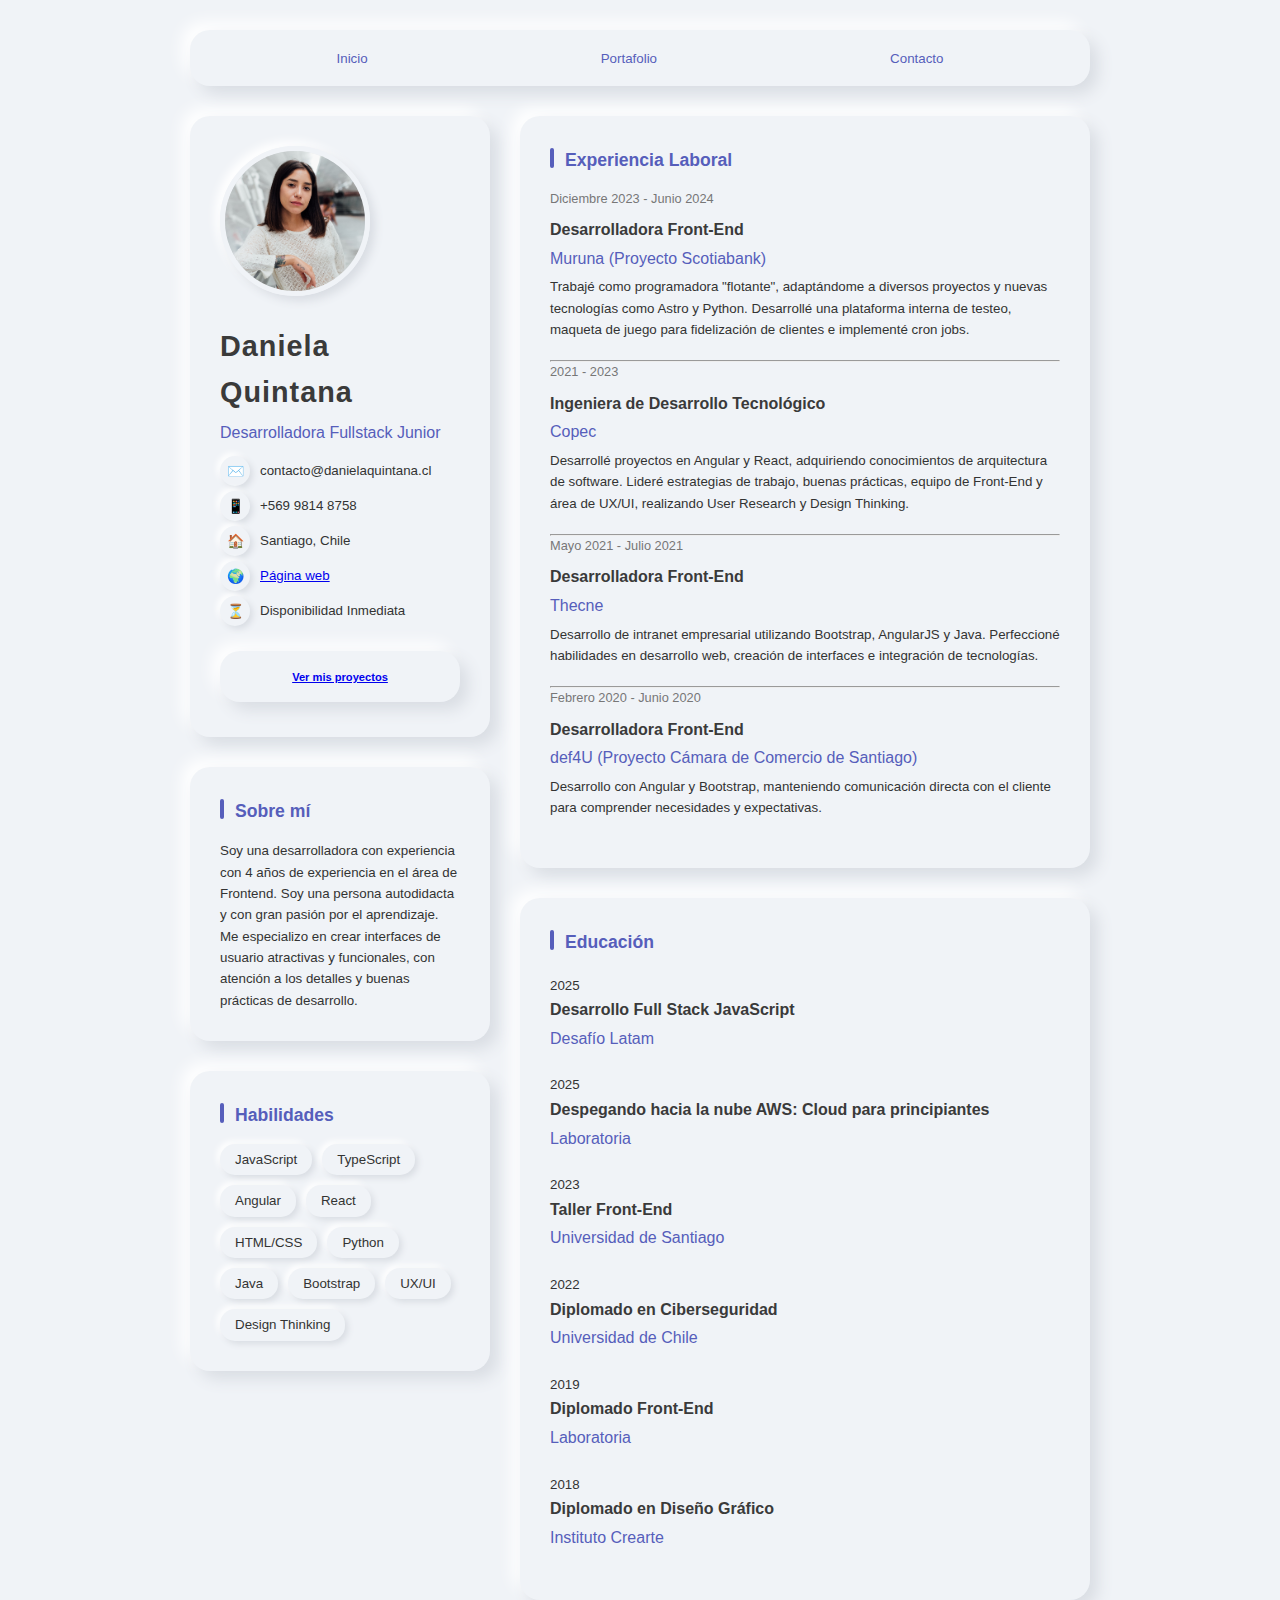
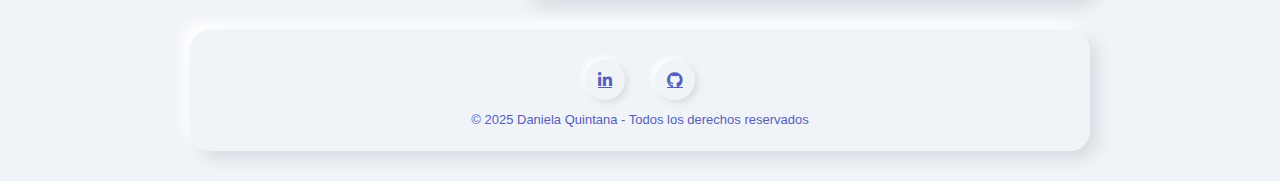
<file: index.html>
<!DOCTYPE html>
<html lang="es">

<head>
    <meta charset="UTF-8">
    <meta name="viewport" content="width=device-width, initial-scale=1.0">
    <title>Daniela Quintana - Desarrolladora Fullstack</title>
    <link href="https://fonts.googleapis.com/css?family=Open+Sans:300,600%7CRaleway:300,400" rel="stylesheet" />
    <link href="https://cdn.jsdelivr.net/npm/bootstrap@5.3.6/dist/css/bootstrap.min.css" rel="stylesheet"
        integrity="sha384-4Q6Gf2aSP4eDXB8Miphtr37CMZZQ5oXLH2yaXMJ2w8e2ZtHTl7GptT4jmndRuHDT" crossorigin="anonymous">
    <link rel="stylesheet" href="https://cdnjs.cloudflare.com/ajax/libs/font-awesome/6.4.0/css/all.min.css">

    <style>
        * {
            margin: 0;
            padding: 0;
            box-sizing: border-box;
            font-family: 'Segoe UI', Tahoma, Geneva, Verdana, sans-serif;
        }

        body {
            background-color: #f0f3f7;
            color: #333;
            line-height: 1.6;
            padding: 30px;
        }

        p {
            font-size: smaller;
        }

        span {
            font-size: smaller;
        }

        .resume-container {
            max-width: 900px;
            margin: 0 auto;
            display: flex;
            flex-wrap: wrap;
            gap: 30px;
        }

        .neumorph-card {
            background: #f0f3f7;
            border-radius: 20px;
            box-shadow: 8px 8px 16px #d9dde3,
                -8px -8px 16px #ffffff;
            padding: 30px;
            margin-bottom: 30px;
            transition: all 0.3s ease;
            width: 100%;
        }

        .neumorph-button {
            background: #f0f3f7;
            border-radius: 20px;
            box-shadow: 8px 8px 16px #d9dde3,
                -8px -8px 16px #ffffff;
            padding: 15px;
            transition: all 0.3s ease;
            width: 100%;
            font-size: smaller;
            margin-top: 20px;
            text-align: center;
            font-weight: bolder;
            color: #565ebb;
            cursor: pointer;
        }

        .neumorph-button:hover {
            box-shadow: inset 4px 4px 8px #d9dde3,
                inset -4px -4px 8px #ffffff;
        }

        .sidebar {
            flex: 1;
            min-width: 300px;
            display: flex;
            flex-direction: column;
        }

        .profile-img {
            width: 150px;
            height: 150px;
            border-radius: 50%;
            object-fit: cover;
            margin: 0 auto 20px;
            border: 5px solid #f0f3f7;
            box-shadow: 5px 5px 10px #d9dde3,
                -5px -5px 10px #ffffff,
                inset 3px 3px 5px rgba(0, 0, 0, 0.1);
        }

        h1 {
            color: #3a3a3a;
            font-size: 1.8rem;
            margin-bottom: 5px;
            letter-spacing: 1px;
        }

        h2 {
            color: #565ebb;
            font-size: 1rem;
            font-weight: 400;
        }

        h3 {
            color: #565ebb;
            font-size: 1.1rem;
            margin-bottom: 15px;
            position: relative;
            padding-left: 15px;
        }

        h3::before {
            content: "";
            position: absolute;
            left: 0;
            top: 2px;
            height: 20px;
            width: 4px;
            background: #565ebb;
            border-radius: 3px;
        }

        .contact-info {
            margin-top: 10px;
        }

        .contact-item {
            display: flex;
            align-items: center;
            margin-bottom: 5px;
        }

        .contact-icon {
            width: 30px;
            height: 30px;
            border-radius: 50%;
            background: #f0f3f7;
            box-shadow: 3px 3px 6px #d9dde3,
                -3px -3px 6px #ffffff;
            display: flex;
            justify-content: center;
            align-items: center;
            margin-right: 10px;
            font-size: 14px;
            color: #565ebb;
        }

        .main-content {
            flex: 2;
            min-width: 300px;
            display: flex;
            flex-direction: column;
        }

        .experience-item,
        .education-item {
            margin-bottom: 20px;
        }

        .job-title {
            font-weight: 600;
            color: #3a3a3a;
            margin-bottom: 3px;
        }

        .company {
            font-weight: 500;
            color: #565ebb;
            margin-bottom: 5px;
        }

        .date {
            color: #777;
            font-size: 0.8rem;
            margin-bottom: 8px;
        }

        .footer-description {
            font-size: small;
            color: #565ebb;
        }

        .skills {
            display: flex;
            flex-wrap: wrap;
            gap: 10px;
        }

        .skill-tag {
            background: #f0f3f7;
            border-radius: 15px;
            padding: 5px 15px;
            box-shadow: 3px 3px 6px #d9dde3,
                -3px -3px 6px #ffffff;
            font-size: 0.9rem;
            font-size: smaller;
        }

        .neumorph-nav {
            background: #f0f3f7;
            border-radius: 20px;
            box-shadow: 8px 8px 16px #d9dde3,
                -8px -8px 16px #ffffff;
            padding: 15px 30px;
            margin-bottom: 30px;
            width: 100%;
            max-width: 900px;
            margin-left: auto;
            margin-right: auto;
            position: relative;
        }

        .menu-toggle {
            display: flex;
            right: 20px;
            top: 15px;
            flex-direction: row;
            justify-content: flex-end;
        }

        .hamburger {
            width: 25px;
            height: 3px;
            background: #565ebb;
            display: none;
            position: relative;
            transition: all 0.3s ease;
        }

        .hamburger:before,
        .hamburger:after {
            content: '';
            position: absolute;
            width: 25px;
            height: 3px;
            background: #565ebb;
            transition: all 0.3s ease;
        }

        .hamburger:before {
            top: -8px;
        }

        .hamburger:after {
            top: 8px;
        }

        .nav-links {
            display: flex;
            justify-content: space-around;
            list-style: none;
            margin: 0;
        }

        .nav-links a {
            text-decoration: none;
            color: #565ebb;
            font-weight: 500;
            padding: 8px 15px;
            border-radius: 15px;
            transition: all 0.3s ease;
            font-size: smaller;
        }

        .nav-links a:hover {
            box-shadow: inset 4px 4px 8px #d9dde3,
                inset -4px -4px 8px #ffffff;
        }

        .neumorph-footer {
            background: #f0f3f7;
            border-radius: 20px;
            box-shadow: 8px 8px 16px #d9dde3,
                -8px -8px 16px #ffffff;
            padding: 20px 30px;
            width: 100%;
            max-width: 900px;
            margin-left: auto;
            margin-right: auto;
            text-align: center;
        }

        .social-links {
            display: flex;
            justify-content: center;
            gap: 10px;
        }

        .social-links a {
            width: 40px;
            height: 40px;
            border-radius: 50%;
            background: #f0f3f7;
            box-shadow: 3px 3px 6px #d9dde3,
                -3px -3px 6px #ffffff;
            display: flex;
            align-items: center;
            justify-content: center;
            color: #565ebb;
            transition: all 0.3s ease;
            margin: 10px
        }

        .social-links a:hover {
            box-shadow: inset 3px 3px 6px #d9dde3,
                inset -3px -3px 6px #ffffff;
            transform: translateY(2px);
        }

        @media (max-width: 768px) {
            body {
                margin: 20px;
                padding: 0;
            }

            .sidebar,
            .main-content {
                flex: 1 1 100%;
            }

            .resume-container {
                gap: 0;
            }

            .menu-toggle {
                display: flex;
            }

            .nav-links {
                display: none;
                flex-direction: column;
                align-items: center;
                gap: 10px;
                margin: 0;
                padding: 0;
            }

            .nav-links.active {
                display: flex;
            }

            .neumorph-nav {
                padding: 25px;
                ;
            }

            .hamburger {
                display: block;
            }
        }

        .menu-toggle.active .hamburger {
            background: transparent;
        }

        .menu-toggle.active .hamburger:before {
            transform: rotate(45deg);
            top: 0;
        }

        .menu-toggle.active .hamburger:after {
            transform: rotate(-45deg);
            top: 0;
        }
    </style>
</head>

<body>
    <nav class="neumorph-nav">
        <div class="menu-toggle" id="mobile-menu">
            <span class="hamburger"></span>
        </div>
        <ul class="nav-links" id="nav-links">
            <li><a href="./index.html">Inicio</a></li>
            <li><a href="./portfolio.html">Portafolio</a></li>
            <li><a href="./contacto.html">Contacto</a></li>
        </ul>
    </nav>

    <div class="resume-container">
        <aside class="sidebar">
            <div class="neumorph-card d-flex flex-column align-items-center">
                <img src="./assets/images/perfil.jpg" alt="Foto de perfil" class="profile-img">
                <h1>Daniela Quintana</h1>
                <h2>Desarrolladora Fullstack Junior</h2>
                <div class="contact-info">
                    <div class="contact-item">
                        <div class="contact-icon">✉️</div>
                        <span class="job-description">contacto@danielaquintana.cl</span>
                    </div>
                    <div class="contact-item">
                        <div class="contact-icon">📱</div>
                        <span class="job-description">+569 9814 8758</span>
                    </div>
                    <div class="contact-item">
                        <div class="contact-icon">🏠</div>
                        <span class="job-description">Santiago, Chile</span>
                    </div>
                    <div class="contact-item">
                        <div class="contact-icon">🌍</div>
                        <span class="job-description"><a class="nav-link" href="./index.html">Página web</a></span>
                    </div>
                    <div class="contact-item">
                        <div class="contact-icon">⏳</div>
                        <span class="job-description">Disponibilidad Inmediata</span>
                    </div>
                    <div class="contact-item">
                        <div class="neumorph-button">
                            <span>
                                <a class="nav-link" href="./portfolio.html">Ver mis proyectos</a>
                            </span>
                        </div>
                    </div>
                </div>
            </div>

            <div class="neumorph-card about-me">
                <h3>Sobre mí</h3>
                <p class="job-description">Soy una desarrolladora con experiencia con 4 años de experiencia en el área
                    de Frontend. Soy una
                    persona autodidacta y con gran
                    pasión por el aprendizaje. Me especializo en crear interfaces de usuario atractivas y funcionales,
                    con atención a los detalles y buenas prácticas de desarrollo.</p>
            </div>

            <div class="neumorph-card">
                <h3>Habilidades</h3>
                <div class="skills">
                    <span class="skill-tag ">JavaScript</span>
                    <span class="skill-tag">TypeScript</span>
                    <span class="skill-tag">Angular</span>
                    <span class="skill-tag">React</span>
                    <span class="skill-tag">HTML/CSS</span>
                    <span class="skill-tag">Python</span>
                    <span class="skill-tag">Java</span>
                    <span class="skill-tag">Bootstrap</span>
                    <span class="skill-tag">UX/UI</span>
                    <span class="skill-tag">Design Thinking</span>
                </div>
            </div>
        </aside>

        <main class="main-content">
            <section class="neumorph-card">
                <h3>Experiencia Laboral</h3>
                <div class="experience-item">
                    <div class="date">Diciembre 2023 - Junio 2024</div>
                    <div class="job-title">Desarrolladora Front-End</div>
                    <div class="company">Muruna (Proyecto Scotiabank)</div>
                    <p class="job-description">Trabajé como programadora "flotante", adaptándome a diversos proyectos y
                        nuevas tecnologías como Astro y Python. Desarrollé una plataforma interna de testeo, maqueta de
                        juego para fidelización de clientes e implementé cron jobs.</p>
                </div>
                <hr>
                <div class="experience-item">
                    <div class="date">2021 - 2023</div>
                    <div class="job-title">Ingeniera de Desarrollo Tecnológico</div>
                    <div class="company">Copec</div>
                    <p class="job-description">Desarrollé proyectos en Angular y React, adquiriendo conocimientos de
                        arquitectura de software. Lideré estrategias de trabajo, buenas prácticas, equipo de Front-End y
                        área de UX/UI, realizando User Research y Design Thinking.</p>
                </div>
                <hr>
                <div class="experience-item">
                    <div class="date">Mayo 2021 - Julio 2021</div>
                    <div class="job-title">Desarrolladora Front-End</div>
                    <div class="company">Thecne</div>
                    <p class="job-description">Desarrollo de intranet empresarial utilizando Bootstrap, AngularJS y
                        Java. Perfeccioné habilidades en desarrollo web, creación de interfaces e integración de
                        tecnologías.</p>
                </div>
                <hr>
                <div class="experience-item">
                    <div class="date">Febrero 2020 - Junio 2020</div>
                    <div class="job-title">Desarrolladora Front-End</div>
                    <div class="company">def4U (Proyecto Cámara de Comercio de Santiago)</div>
                    <p class="job-description">Desarrollo con Angular y Bootstrap, manteniendo comunicación directa con
                        el cliente para comprender necesidades y expectativas.</p>
                </div>
            </section>

            <section class="neumorph-card">
                <h3>Educación</h3>
                <div class="education-item">
                    <small>2025</small>
                    <div class="job-title">Desarrollo Full Stack JavaScript</div>
                    <div class="company">Desafío Latam</div>
                </div>
                <div class="education-item">
                    <small>2025</small>
                    <div class="job-title">Despegando hacia la nube AWS: Cloud para principiantes</div>
                    <div class="company">Laboratoria</div>
                </div>
                <div class="education-item">
                    <small>2023</small>
                    <div class="job-title">Taller Front-End</div>
                    <div class="company">Universidad de Santiago</div>
                </div>
                <div class="education-item">
                    <small>2022</small>
                    <div class="job-title">Diplomado en Ciberseguridad</div>
                    <div class="company">Universidad de Chile</div>
                </div>
                <div class="education-item">
                    <small>2019</small>
                    <div class="job-title">Diplomado Front-End</div>
                    <div class="company">Laboratoria</div>
                </div>
                <div class="education-item">
                    <small>2018</small>
                    <div class="job-title">Diplomado en Diseño Gráfico</div>
                    <div class="company">Instituto Crearte</div>
                </div>
            </section>
        </main>
    </div>

    <footer class="neumorph-footer">
        <div class="social-links">
            <a href="#" aria-label="LinkedIn"><i class="fab fa-linkedin-in"></i></a>
            <a href="#" aria-label="GitHub"><i class="fab fa-github"></i></a>
        </div>
        <p class="footer-description">© 2025 Daniela Quintana - Todos los derechos reservados</p>
    </footer>

    <script>
        const menuToggle = document.getElementById('mobile-menu');
        const navLinks = document.getElementById('nav-links');

        menuToggle.addEventListener('click', () => {
            menuToggle.classList.toggle('active');
            navLinks.classList.toggle('active');
        });
    </script>
</body>

</html>
</file>
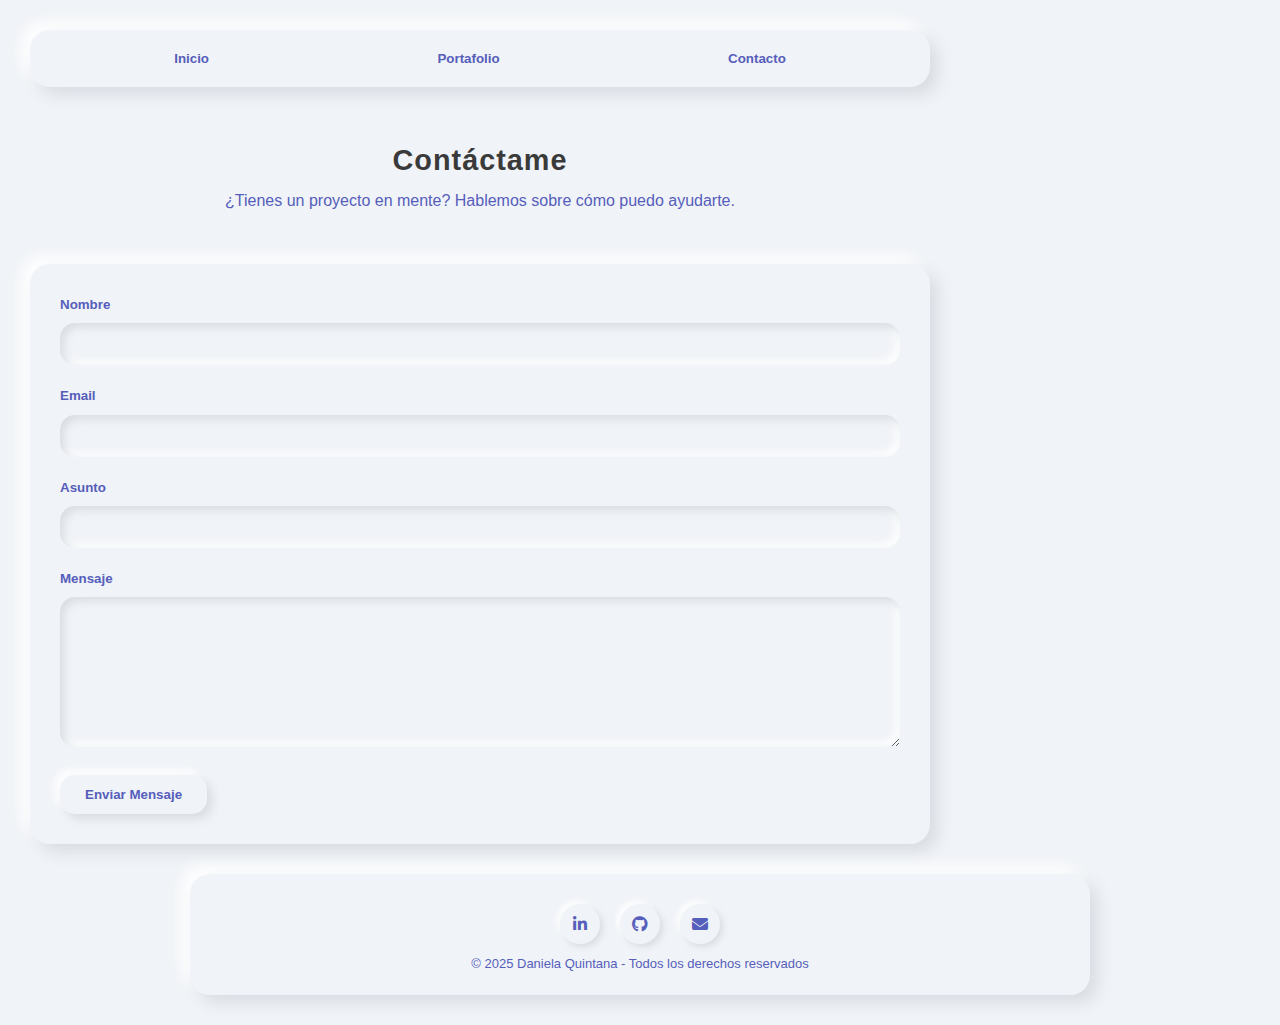
<file: contact.html>
<!DOCTYPE html>
<html lang="es">

<head>
    <meta charset="UTF-8">
    <meta name="viewport" content="width=device-width, initial-scale=1.0">
    <title>Contacto | Daniela Quintana</title>
    <link href="https://fonts.googleapis.com/css?family=Open+Sans:300,600%7CRaleway:300,400" rel="stylesheet" />
    <link href="https://cdn.jsdelivr.net/npm/bootstrap@5.3.6/dist/css/bootstrap.min.css" rel="stylesheet"
        integrity="sha384-4Q6Gf2aSP4eDXB8Miphtr37CMZZQ5oXLH2yaXMJ2w8e2ZtHTl7GptT4jmndRuHDT" crossorigin="anonymous">
    <link rel="stylesheet" href="https://cdnjs.cloudflare.com/ajax/libs/font-awesome/6.4.0/css/all.min.css">
    <link rel="stylesheet" href="./assets/css/styles.css">
</head>

<body>
    <div class="container">
        <nav class="neumorph-nav">
            <div class="menu-toggle" id="mobile-menu">
                <span class="hamburger"></span>
            </div>
            <ul class="nav-links nav-link" id="nav-links">
                <li><a class="nav-link" href="./index.html">Inicio</a></li>
                <li><a class="nav-link" href="./portfolio.html">Portafolio</a></li>
                <li><a class="nav-link" href="./contact.html">Contacto</a></li>
            </ul>
        </nav>

        <div class="contact-header">
            <h1>Contáctame</h1>
            <h2>¿Tienes un proyecto en mente? Hablemos sobre cómo puedo ayudarte.</p>
        </div>

        <form class="contact-form" id="contactForm">
            <div class="form-group">
                <label for="name" class="form-label">Nombre</label>
                <input type="text" id="name" class="form-input" placeholder="" required>
            </div>
            <div class="form-group">
                <label for="email" class="form-label">Email</label>
                <input type="email" id="email" class="form-input" placeholder="" required>
            </div>
            <div class="form-group">
                <label for="subject" class="form-label">Asunto</label>
                <input type="text" id="subject" class="form-input" placeholder="">
            </div>
            <div class="form-group">
                <label for="message" class="form-label">Mensaje</label>
                <textarea id="message" class="form-textarea" placeholder="" required></textarea>
            </div>
            <button type="submit" class="submit-btn">Enviar Mensaje</button>
        </form>
    </div>

    <footer class="neumorph-footer">
        <div class="social-links">
            <a href="https://www.linkedin.com/in/daniela-quintana/" target="_blank" aria-label="LinkedIn"><i
                    class="fab fa-linkedin-in"></i></a>
            <a href="https://github.com/daniela-quintana" target="_blank" aria-label="GitHub"><i
                    class="fab fa-github"></i></a>
            <a href="mailto:contacto@danielaquintana.cl" aria-label="Email"><i class="fa-solid fa-envelope"></i></a>
        </div>
        <p class="footer-description">© 2025 Daniela Quintana - Todos los derechos reservados</p>
    </footer>


    <script>
        const menuToggle = document.getElementById('mobile-menu');
        const navLinks = document.getElementById('nav-links');

        menuToggle.addEventListener('click', () => {
            menuToggle.classList.toggle('active');
            navLinks.classList.toggle('active');
        });

        const contactForm = document.getElementById('contactForm');
        contactForm.addEventListener('submit', (e) => {
            e.preventDefault();
            alert('¡Gracias por tu mensaje! Me pondré en contacto contigo pronto.');
            contactForm.reset();
        });
    </script>
</body>

</html>
</file>
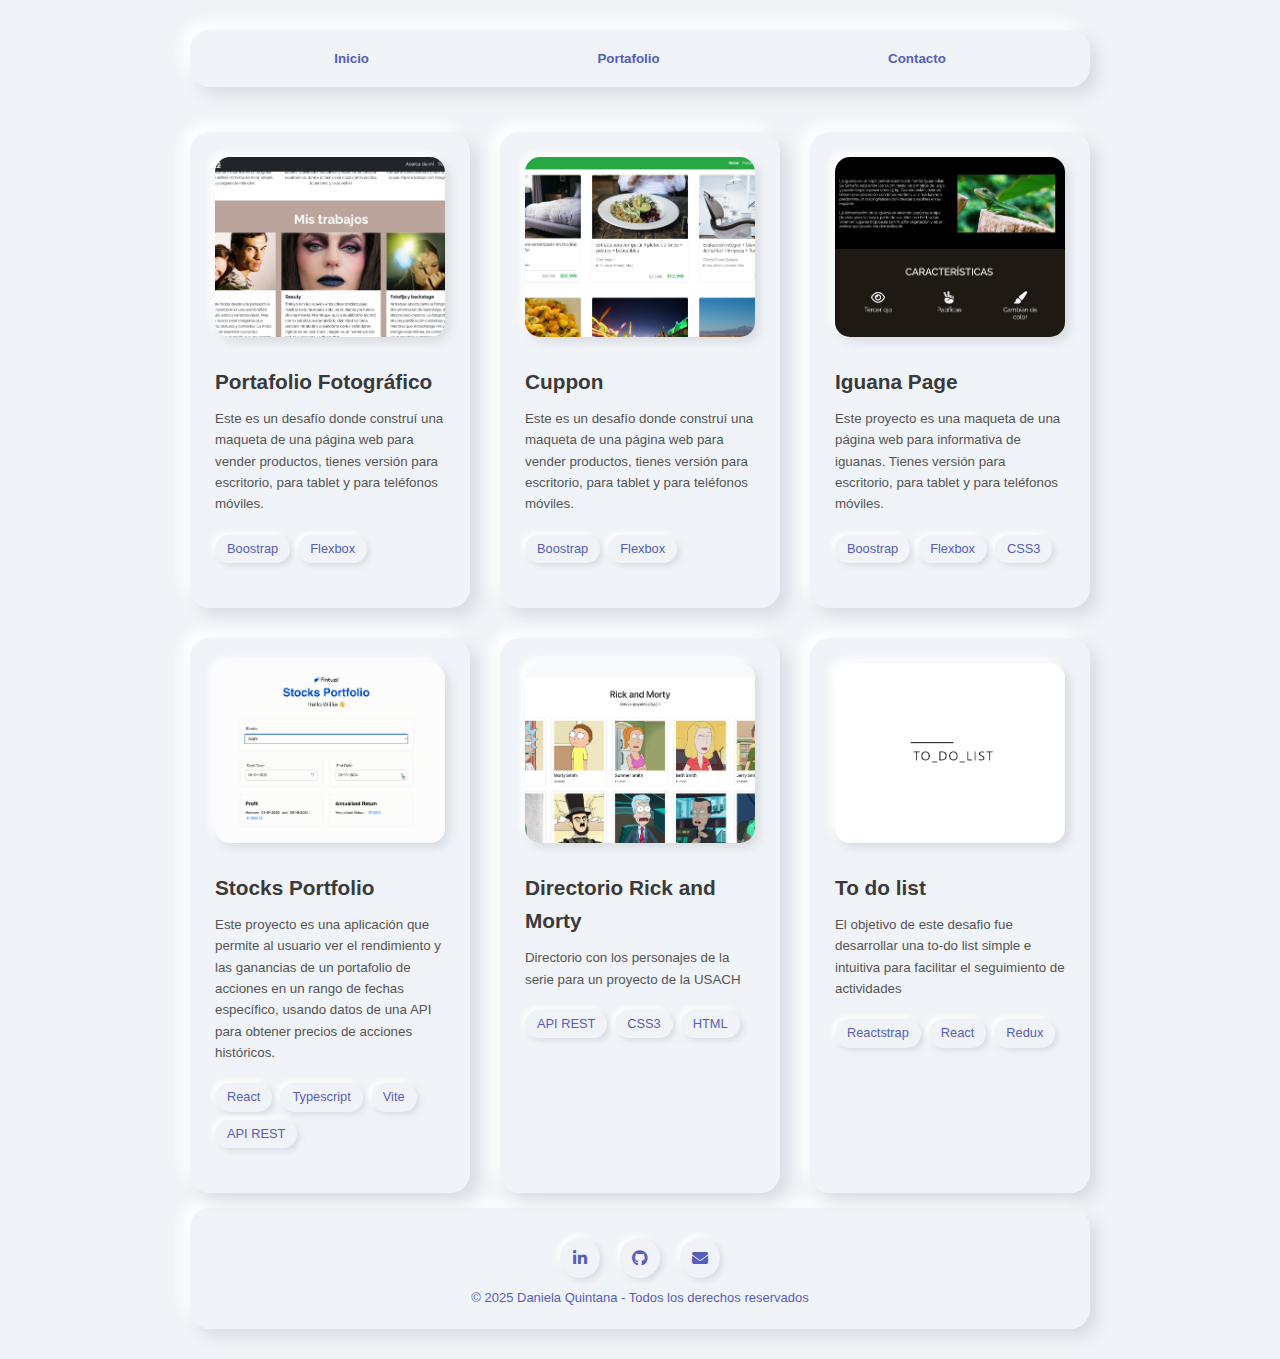
<file: portfolio.html>
<!DOCTYPE html>
<html lang="es">

<head>
    <meta charset="UTF-8">
    <meta name="viewport" content="width=device-width, initial-scale=1.0">
    <title>Daniela Quintana - Desarrolladora Fullstack</title>
    <link href="https://fonts.googleapis.com/css?family=Open+Sans:300,600%7CRaleway:300,400" rel="stylesheet" />
    <link href="https://cdn.jsdelivr.net/npm/bootstrap@5.3.6/dist/css/bootstrap.min.css" rel="stylesheet"
        integrity="sha384-4Q6Gf2aSP4eDXB8Miphtr37CMZZQ5oXLH2yaXMJ2w8e2ZtHTl7GptT4jmndRuHDT" crossorigin="anonymous">
    <link rel="stylesheet" href="https://cdnjs.cloudflare.com/ajax/libs/font-awesome/6.4.0/css/all.min.css">
    <link rel="stylesheet" href="./assets/css/styles.css">
</head>

<body>
    <nav class="neumorph-nav">
        <div class="menu-toggle" id="mobile-menu">
            <span class="hamburger"></span>
        </div>
        <ul class="nav-links nav-link" id="nav-links">
            <li><a class="nav-link" href="./index.html">Inicio</a></li>
            <li><a class="nav-link" href="./portfolio.html">Portafolio</a></li>
            <li><a class="nav-link" href="./contact.html">Contacto</a></li>
        </ul>
    </nav>

    <div class="resume-container">
        <div class="container-fluid">
            <div class="row">
                <div class="col col-md-4 mb-3">
                    <div class="project-card">
                        <a href="https://daniela-quintana.github.io/fdsw-github/" target="_blank">
                            <img src="./assets/images/project-6.png" alt="Proyecto 2" class="project-img">
                            <h4 class="project-title">Portafolio Fotográfico</h4>
                            <p class="project-description">Este es un desafío donde construí una maqueta de una página
                                web para vender productos, tienes versión para escritorio, para tablet y para teléfonos
                                móviles.</p>
                            <div class="project-tech">
                                <span class="tech-tag">Boostrap</span>
                                <span class="tech-tag">Flexbox</span>
                            </div>
                    </div>
                    </a>
                </div>
                <div class="col col-md-4 mb-3">
                    <div class="project-card">
                        <a href="https://github.com/daniela-quintana/cuppon" target="_blank">
                            <img src="./assets/images/project-2.png" alt="Proyecto 2" class="project-img">
                            <h4 class="project-title">Cuppon</h4>
                            <p class="project-description">Este es un desafío donde construí una maqueta de una página
                                web para vender productos, tienes versión para escritorio, para tablet y para teléfonos
                                móviles.</p>
                            <div class="project-tech">
                                <span class="tech-tag">Boostrap</span>
                                <span class="tech-tag">Flexbox</span>
                            </div>
                    </div>
                    </a>
                </div>
                <div class="col col-md-4 mb-3">
                    <div class="project-card">
                        <a href="https://github.com/daniela-quintana/iguana-page" target="_blank">
                            <img src="./assets/images/project-3.png" alt="Proyecto 3" class="project-img">
                            <h4 class="project-title">Iguana Page</h4>
                            <p class="project-description">Este proyecto es una maqueta de una página
                                web para informativa de iguanas. Tienes versión para escritorio, para tablet y para
                                teléfonos
                                móviles.</p>
                            <div class="project-tech">
                                <span class="tech-tag">Boostrap</span>
                                <span class="tech-tag">Flexbox</span>
                                <span class="tech-tag">CSS3</span>
                            </div>
                    </div>
                    </a>
                </div>
                <div class="col col-md-4 mb-3">
                    <div class="project-card">
                        <a href="https://github.com/daniela-quintana/stocks-portfolio" target="_blank">
                            <img src="./assets/images/project-1.gif" alt="Proyecto 1" class="project-img">
                            <h4 class="project-title">Stocks Portfolio</h4>
                            <p class="project-description">Este proyecto es una aplicación que permite al usuario ver el
                                rendimiento y las ganancias de un portafolio de
                                acciones en un rango de fechas específico, usando datos de una API para obtener precios
                                de
                                acciones históricos.</p>
                            <div class="project-tech">
                                <span class="tech-tag">React</span>
                                <span class="tech-tag">Typescript</span>
                                <span class="tech-tag">Vite</span>
                                <span class="tech-tag">API REST</span>

                            </div>
                    </div>
                    </a>
                </div>
                <div class="col col-md-4 mb-3">
                    <div class="project-card">
                        <a href="https://daniela-quintana.github.io/octavoproyectousach/" target="_blank">
                            <img src="./assets/images/project-5.png" alt="Proyecto 5" class="project-img">
                            <h4 class="project-title">Directorio Rick and Morty</h4>
                            <p class="project-description">Directorio con los personajes de la serie para un proyecto de
                                la
                                USACH</p>
                            <div class="project-tech">
                                <span class="tech-tag">API REST</span>
                                <span class="tech-tag">CSS3</span>
                                <span class="tech-tag">HTML</span>
                            </div>
                    </div>
                    </a>
                </div>
                <div class="col col-md-4 mb-3">
                    <div class="project-card">
                        <a href="https://github.com/daniela-quintana/todo-list" target="_blank">
                            <img src="./assets/images/project-4.gif" alt="Proyecto 4" class="project-img">
                            <h4 class="project-title">To do list</h4>
                            <p class="project-description">El objetivo de este desafio fue desarrollar una to-do list
                                simple e intuitiva
                                para facilitar el seguimiento de actividades</p>
                            <div class="project-tech">
                                <span class="tech-tag">Reactstrap</span>
                                <span class="tech-tag">React</span>
                                <span class="tech-tag">Redux</span>
                            </div>
                    </div>
                    </a>
                </div>
            </div>
        </div>
    </div>

    <footer class="neumorph-footer">
        <div class="social-links">
            <a href="https://www.linkedin.com/in/daniela-quintana/" target="_blank" aria-label="LinkedIn"><i
                    class="fab fa-linkedin-in"></i></a>
            <a href="https://github.com/daniela-quintana" target="_blank" aria-label="GitHub"><i
                    class="fab fa-github"></i></a>
            <a href="mailto:contacto@danielaquintana.cl" target="_blank" aria-label="Email"><i
                    class="fa-solid fa-envelope"></i></a>
        </div>
        <p class="footer-description">© 2025 Daniela Quintana - Todos los derechos reservados</p>
    </footer>

    <script>
        const menuToggle = document.getElementById('mobile-menu');
        const navLinks = document.getElementById('nav-links');

        menuToggle.addEventListener('click', () => {
            menuToggle.classList.toggle('active');
            navLinks.classList.toggle('active');
        });
    </script>
</body>

</html>
</file>
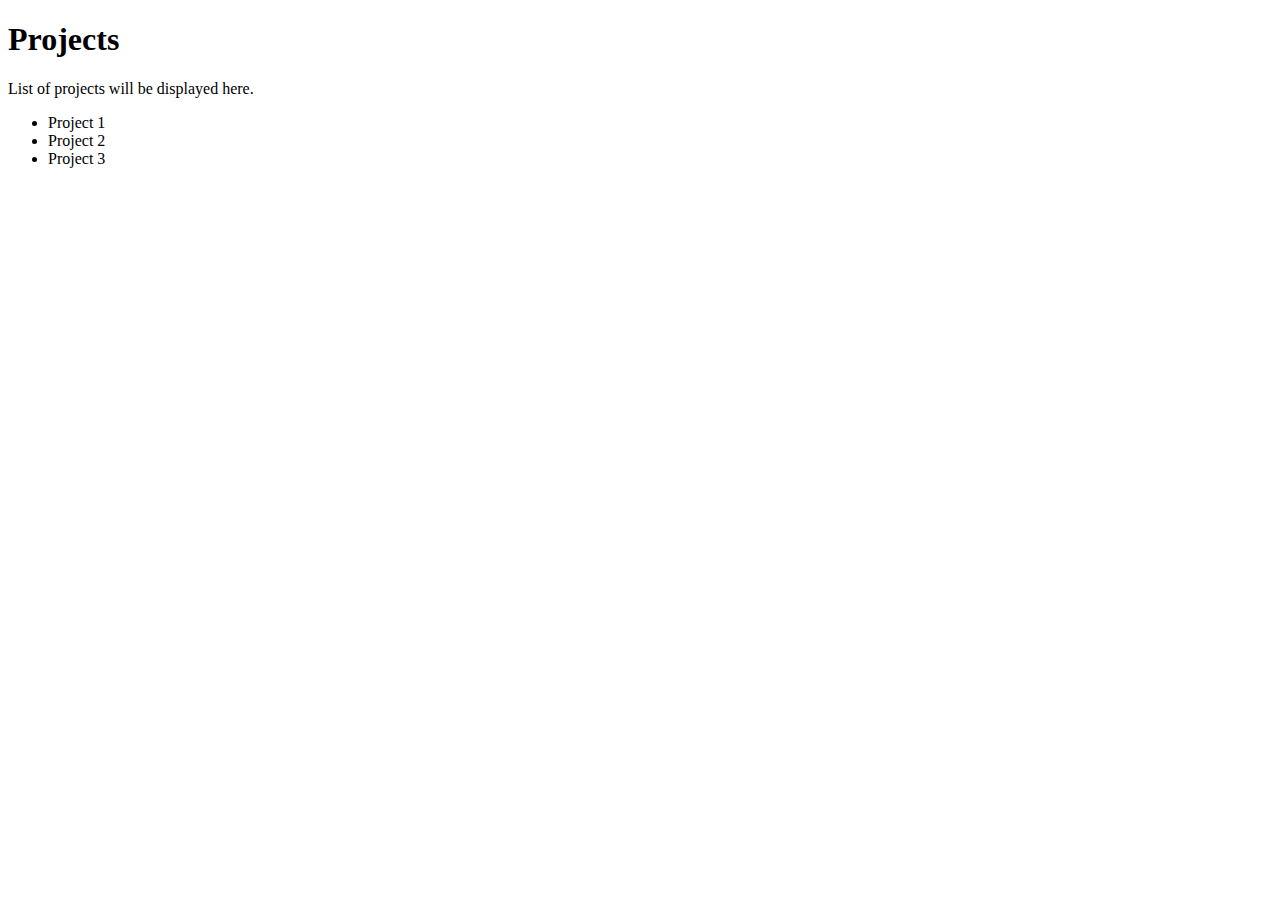
<file: projects.html>
<!DOCTYPE html>
<html lang="en">
<head>
    <meta charset="UTF-8">
    <meta name="viewport" content="width=device-width, initial-scale=1.0">
    <title>Document</title>
</head>
<body>
    <h1>Projects</h1>
    <p>List of projects will be displayed here.</p>
    <ul>
        <li>Project 1</li>
        <li>Project 2</li>
        <li>Project 3</li>
    </ul>
</body>
</html>
</file>
<file: assets/css/styles.css>
* {
  margin: 0;
  padding: 0;
  box-sizing: border-box;
  font-family: 'Segoe UI', Tahoma, Geneva, Verdana, sans-serif;
}

body {
  background-color: #f0f3f7;
  color: #333;
  line-height: 1.6;
  padding: 30px;
}

h1 {
  color: #3a3a3a;
  font-size: 1.8rem;
  margin-bottom: 5px;
  letter-spacing: 1px;
}

h2 {
  color: #565ebb;
  font-size: 1rem;
  font-weight: 400;
}

h3 {
  color: #565ebb;
  font-size: 1.1rem;
  margin-bottom: 15px;
  position: relative;
  padding-left: 15px;
}

h3::before {
  content: "";
  position: absolute;
  left: 0;
  top: 2px;
  height: 20px;
  width: 4px;
  background: #565ebb;
  border-radius: 3px;
}


p {
  font-size: smaller;
}

span {
  font-size: smaller;
}

a {
  text-decoration: none;
  display: block;
  color: inherit;
}

.resume-container {
  max-width: 900px;
  margin: 0 auto;
  display: flex;
  flex-wrap: wrap;
  gap: 30px;
}

.neumorph-card {
  background: #f0f3f7;
  border-radius: 20px;
  box-shadow: 8px 8px 16px #d9dde3,
    -8px -8px 16px #ffffff;
  padding: 30px;
  margin-bottom: 30px;
  transition: all 0.3s ease;
  width: 100%;
}

.neumorph-button {
  background: #f0f3f7;
  border-radius: 20px;
  box-shadow: 8px 8px 16px #d9dde3,
    -8px -8px 16px #ffffff;
  padding: 15px;
  transition: all 0.3s ease;
  width: 100%;
  font-size: smaller;
  margin-top: 20px;
  text-align: center;
  font-weight: bolder;
  color: #565ebb;
  cursor: pointer;
}

.neumorph-button:hover {
  box-shadow: inset 4px 4px 8px #d9dde3,
    inset -4px -4px 8px #ffffff;
}

.sidebar {
  flex: 1;
  min-width: 300px;
  display: flex;
  flex-direction: column;
}

.profile-img {
  width: 150px;
  height: 150px;
  border-radius: 50%;
  object-fit: cover;
  margin: 0 auto 20px;
  border: 5px solid #f0f3f7;
  box-shadow: 5px 5px 10px #d9dde3,
    -5px -5px 10px #ffffff,
    inset 3px 3px 5px rgba(0, 0, 0, 0.1);
}

.contact-info {
  margin-top: 10px;
}

.contact-item {
  display: flex;
  align-items: center;
  margin-bottom: 5px;
}

.contact-icon {
  width: 30px;
  height: 30px;
  border-radius: 50%;
  background: #f0f3f7;
  box-shadow: 3px 3px 6px #d9dde3,
    -3px -3px 6px #ffffff;
  display: flex;
  justify-content: center;
  align-items: center;
  margin-right: 10px;
  font-size: 14px;
  color: #565ebb;
}

.main-content {
  flex: 2;
  min-width: 300px;
  display: flex;
  flex-direction: column;
}

.experience-item,
.education-item {
  margin-bottom: 20px;
}

.job-title {
  font-weight: 600;
  color: #3a3a3a;
  margin-bottom: 3px;
}

.company {
  font-weight: 500;
  color: #565ebb;
  margin-bottom: 5px;
}

.date {
  color: #777;
  font-size: 0.8rem;
  margin-bottom: 8px;
}

.footer-description {
  font-size: small;
  color: #565ebb;
}

.skills {
  display: flex;
  flex-wrap: wrap;
  gap: 10px;
}

.skill-tag {
  background: #f0f3f7;
  border-radius: 15px;
  padding: 5px 15px;
  box-shadow: 3px 3px 6px #d9dde3,
    -3px -3px 6px #ffffff;
  font-size: 0.9rem;
  font-size: smaller;
}

.neumorph-nav {
  background: #f0f3f7;
  border-radius: 20px;
  box-shadow: 8px 8px 16px #d9dde3,
    -8px -8px 16px #ffffff;
  padding: 10px 30px;
  margin-bottom: 30px;
  width: 100%;
  max-width: 900px;
  margin-left: auto;
  margin-right: auto;
  position: relative;
}

.nav-links {
  display: flex;
  justify-content: space-around;
  list-style: none;
  margin: 0;
}

.nav-links a {
  text-decoration: none;
  color: #565ebb;
  padding: 8px 15px;
  border-radius: 15px;
  transition: all 0.3s ease;
  font-size: smaller;
  font-weight: bold;
}

.nav-links a:hover {
  box-shadow: inset 4px 4px 8px #d9dde3,
    inset -4px -4px 8px #ffffff;
  color: #565ebb;
  font-weight: bold;
}

.neumorph-footer {
  background: #f0f3f7;
  border-radius: 20px;
  box-shadow: 8px 8px 16px #d9dde3,
    -8px -8px 16px #ffffff;
  padding: 20px 30px;
  width: 100%;
  max-width: 900px;
  margin-left: auto;
  margin-right: auto;
  text-align: center;
}

.social-links {
  display: flex;
  justify-content: center;
}

.social-links a {
  width: 40px;
  height: 40px;
  border-radius: 50%;
  background: #f0f3f7;
  box-shadow: 3px 3px 6px #d9dde3,
    -3px -3px 6px #ffffff;
  display: flex;
  align-items: center;
  justify-content: center;
  color: #565ebb;
  transition: all 0.3s ease;
  margin: 10px
}

.social-links a:hover {
  box-shadow: inset 3px 3px 6px #d9dde3,
    inset -3px -3px 6px #ffffff;
  transform: translateY(2px);
}


.subtitle {
  color: #565ebb;
  font-size: 1.2rem;
  font-weight: 400;
  max-width: 600px;
  margin: 0 auto;
}

.projects-container {
  max-width: 1200px;
  margin: 0 auto;
  display: flex;
  flex-wrap: wrap;
  gap: 20px;
  justify-content: center;
}

.project-card:hover {
  box-shadow: inset 4px 4px 8px #d9dde3,
    inset -4px -4px 8px #ffffff;
  cursor: pointer;
}

.project-img {
  width: 100%;
  height: 180px;
  border-radius: 15px;
  object-fit: cover;
  margin-bottom: 20px;
  box-shadow: 5px 5px 10px #d9dde3,
    -5px -5px 10px #ffffff;
}

.project-title {
  color: #3a3a3a;
  font-size: 1.3rem;
  margin-bottom: 10px;
  font-weight: 600;
}

.project-description {
  color: #555;
  font-size: smaller;
  margin-bottom: 20px;
  flex-grow: 1;
}

.project-tech {
  display: flex;
  flex-wrap: wrap;
  gap: 8px;
  margin-bottom: 20px;
}

.tech-tag {
  background: #f0f3f7;
  border-radius: 15px;
  padding: 4px 12px;
  box-shadow: 3px 3px 6px #d9dde3,
    -3px -3px 6px #ffffff;
  font-size: 0.8rem;
  color: #565ebb;
}

.repo-button {
  background: #f0f3f7;
  border-radius: 15px;
  box-shadow: 5px 5px 10px #d9dde3,
    -5px -5px 10px #ffffff;
  padding: 10px 15px;
  transition: all 0.3s ease;
  text-align: center;
  font-weight: 600;
  color: #565ebb;
  cursor: pointer;
  text-decoration: none;
  display: flex;
  align-items: center;
  justify-content: center;
  gap: 8px;
}

.repo-button:hover {
  box-shadow: inset 4px 4px 8px #d9dde3,
    inset -4px -4px 8px #ffffff;
}


.container {
  max-width: 900px;
}

.contact-header {
  text-align: center;
  margin: 50px;
}

.contact-title {
  color: #3a3a3a;
  font-size: 2rem;
  margin-bottom: 10px;
}

.contact-subtitle {
  color: #565ebb;
  font-size: 1.1rem;
  font-weight: 400;
}

.contact-form {
  background: #f0f3f7;
  border-radius: 20px;
  box-shadow: 8px 8px 16px #d9dde3,
    -8px -8px 16px #ffffff;
  padding: 30px;
  margin-bottom: 30px;
}

.form-group {
  margin-bottom: 20px;
}

.form-label {
  display: block;
  margin-bottom: 8px;
  color: #565ebb;
  font-weight: bold;
  font-size: smaller;
}

.form-input,
.form-textarea {
  width: 100%;
  padding: 12px 15px;
  border: none;
  background: #f0f3f7;
  border-radius: 15px;
  box-shadow: inset 4px 4px 8px #d9dde3,
    inset -4px -4px 8px #ffffff;
  font-size: 1rem;
  color: #333;
  transition: all 0.3s ease;
}

.form-input:focus,
.form-textarea:focus {
  outline: none;
  box-shadow: inset 6px 6px 12px #d9dde3,
    inset -6px -6px 12px #ffffff;
}

.form-textarea {
  min-height: 150px;
  resize: vertical;
}

.submit-btn {
  background: #f0f3f7;
  border: none;
  border-radius: 15px;
  box-shadow: 5px 5px 10px #d9dde3,
    -5px -5px 10px #ffffff;
  padding: 12px 25px;
  font-size: smaller;
  font-weight: 600;
  color: #565ebb;
  cursor: pointer;
  transition: all 0.3s ease;
  display: inline-block;
}

.submit-btn:hover {
  box-shadow: inset 4px 4px 8px #d9dde3,
    inset -4px -4px 8px #ffffff;
}

.contact-info-container {
  display: flex;
  flex-wrap: wrap;
  gap: 20px;
  margin-bottom: 30px;
}

.contact-info-card {
  background: #f0f3f7;
  border-radius: 20px;
  box-shadow: 8px 8px 16px #d9dde3,
    -8px -8px 16px #ffffff;
  padding: 20px;
  flex: 1;
  min-width: 200px;
  text-align: center;
  transition: all 0.3s ease;
}

.contact-info-card:hover {
  transform: translateY(-5px);
}

.contact-info-title {
  color: #565ebb;
  margin-bottom: 10px;
  font-size: 1.1rem;
}

.contact-info-text {
  color: #555;
  font-size: 0.95rem;
}

.menu-toggle.active .hamburger {
  background: transparent;
}

.menu-toggle.active .hamburger:before {
  transform: rotate(45deg);
  top: 0;
}

.menu-toggle.active .hamburger:after {
  transform: rotate(-45deg);
  top: 0;
}

.row {
  display: flex;
  flex-wrap: wrap;
  margin: 0 -15px;
}

.col {
  flex: 0 0 100%;
  padding: 15px;
}

.project-card {
  width: 100%;
  background: #f0f3f7;
  border-radius: 20px;
  box-shadow: 8px 8px 16px #d9dde3, -8px -8px 16px #ffffff;
  padding: 25px;
  height: 100%;
  display: flex;
  flex-direction: column;
  transition: all 0.3s ease;
}

.repo-button {
  background: #f0f3f7;
  border-radius: 15px;
  box-shadow: 5px 5px 10px #d9dde3, -5px -5px 10px #ffffff;
  padding: 10px 15px;
  transition: all 0.3s ease;
  text-align: center;
  font-weight: 600;
  color: #565ebb;
  cursor: pointer;
  text-decoration: none;
  display: flex;
  align-items: center;
  justify-content: center;
  gap: 8px;
}

.repo-button:hover {
  box-shadow: inset 4px 4px 8px #d9dde3, inset -4px -4px 8px #ffffff;
}

.menu-toggle {
  display: none;
  cursor: pointer;
  padding: 10px;
}

.hamburger {
  width: 25px;
  height: 3px;
  background: #565ebb;
  display: block;
  position: relative;
  transition: all 0.3s ease;
}

.hamburger:before,
.hamburger:after {
  content: '';
  position: absolute;
  width: 25px;
  height: 3px;
  background: #565ebb;
  transition: all 0.3s ease;
}

.hamburger:before {
  top: -8px;
}

.hamburger:after {
  top: 8px;
}

@media (max-width: 768px) {
  .menu-toggle {
    display: block;
    position: absolute;
    right: 20px;
    top: 15px;
  }

  .nav-links {
    display: none;
    flex-direction: column;
    align-items: center;
    gap: 10px;
    padding-top: 20px;
  }

  .nav-links.active {
    display: flex;
  }

  .neumorph-nav {
    padding: 25px;
    position: relative;
  }

  .menu-toggle.active .hamburger {
    background: transparent;
  }

  .menu-toggle.active .hamburger:before {
    transform: rotate(45deg);
    top: 0;
  }

  .menu-toggle.active .hamburger:after {
    transform: rotate(-45deg);
    top: 0;
  }
}

@media (min-width: 992px) {
  .col {
    flex: 0 0 33.333333%;
  }
}
</file>
